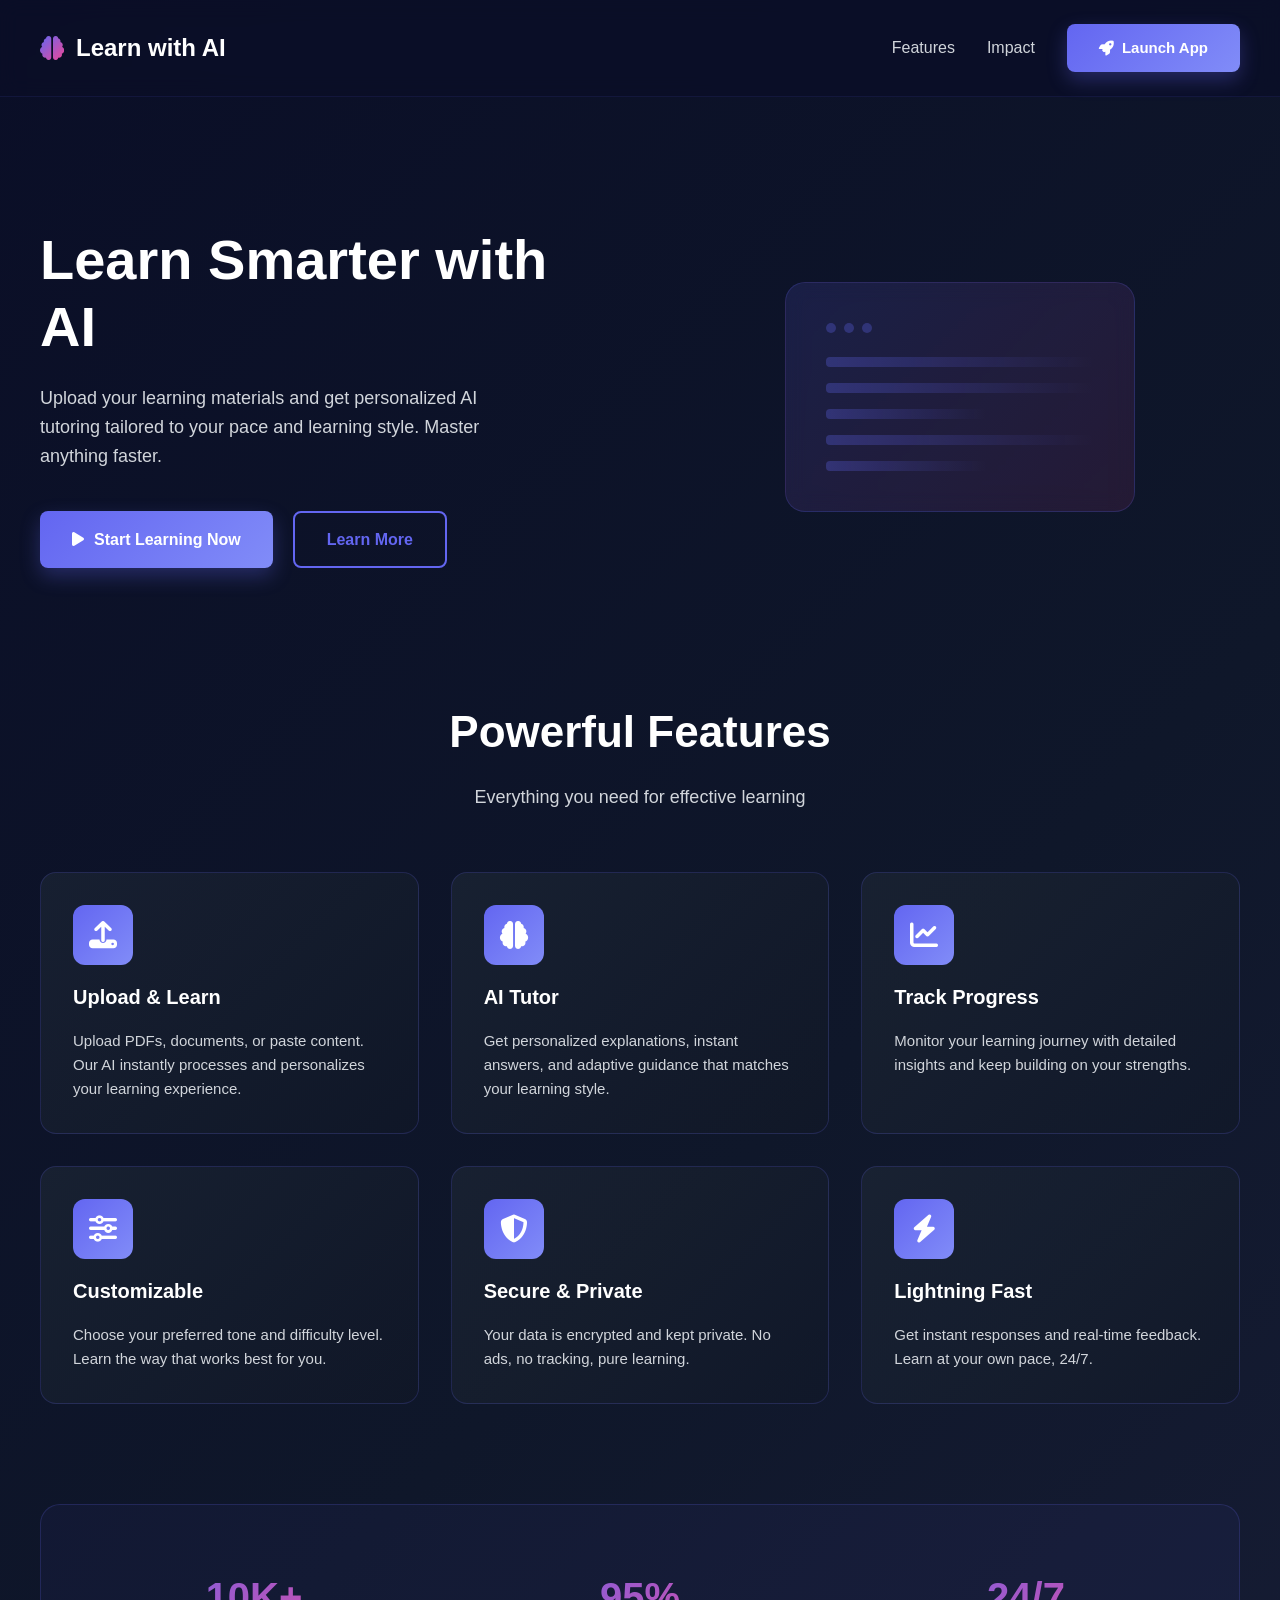
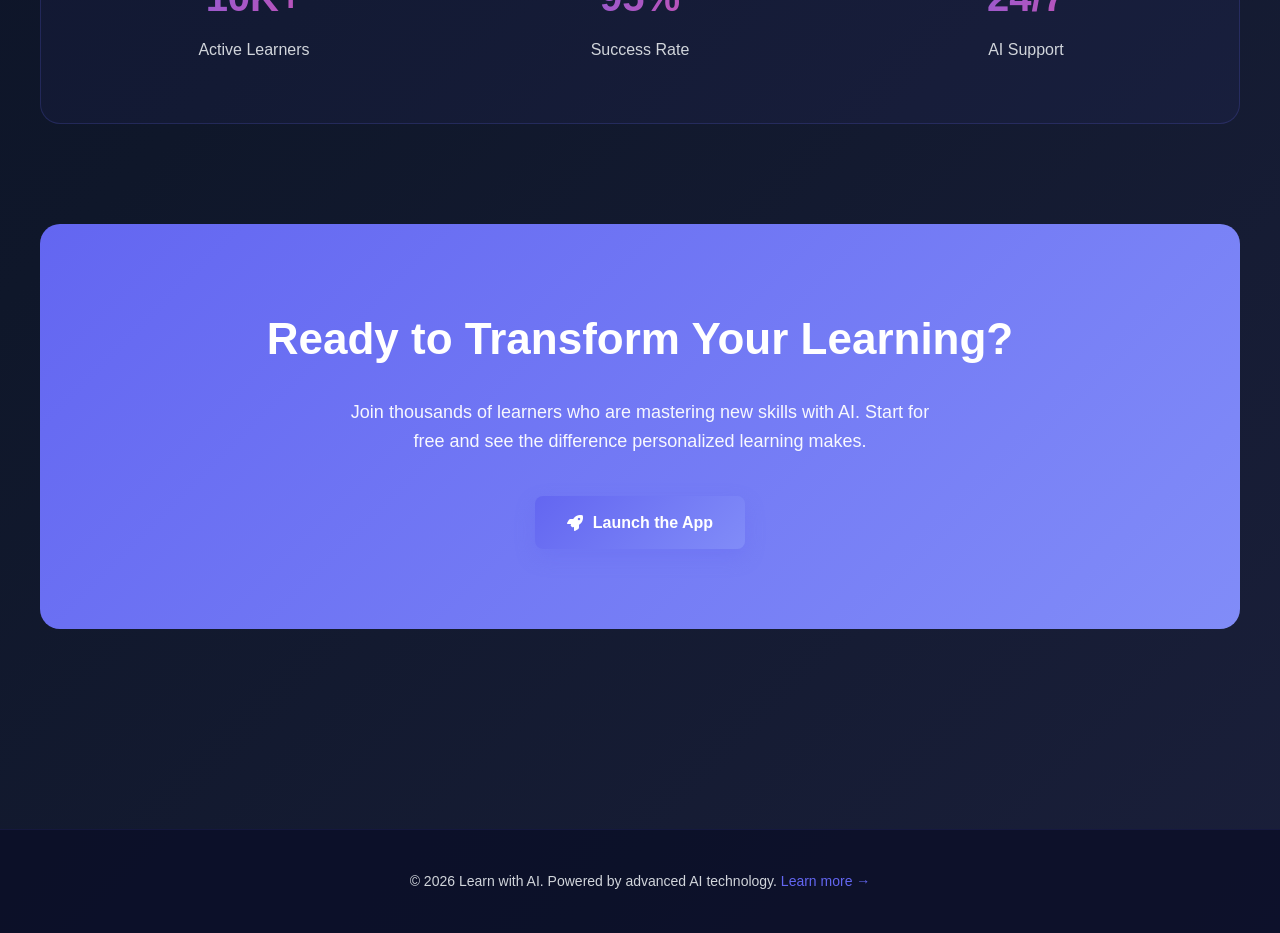
<file: templates/home.html>
<!DOCTYPE html>
<html lang="en">
<head>
    <meta charset="UTF-8">
    <meta name="viewport" content="width=device-width, initial-scale=1.0">
    <title>Learn with AI - AI-Powered Learning Assistant</title>
    <link rel="stylesheet" href="https://cdnjs.cloudflare.com/ajax/libs/font-awesome/6.4.0/css/all.min.css">
    <style>
        * {
            margin: 0;
            padding: 0;
            box-sizing: border-box;
        }

        :root {
            --primary: #6366f1;
            --secondary: #ec4899;
            --dark-bg: #0a0e27;
            --light-bg: #111827;
            --text-white: #ffffff;
            --text-gray: #d1d5db;
        }

        body {
            font-family: -apple-system, BlinkMacSystemFont, 'Segoe UI', 'Roboto', 'Oxygen', sans-serif;
            background: linear-gradient(135deg, var(--dark-bg) 0%, #0f172a 50%, #1a1f3a 100%);
            color: var(--text-white);
            line-height: 1.6;
            min-height: 100vh;
            display: flex;
            flex-direction: column;
        }

        /* Header & Navigation */
        header {
            padding: 24px 40px;
            border-bottom: 1px solid rgba(99, 102, 241, 0.1);
            background: rgba(10, 14, 39, 0.8);
            backdrop-filter: blur(10px);
        }

        .header-content {
            max-width: 1400px;
            margin: 0 auto;
            display: flex;
            justify-content: space-between;
            align-items: center;
        }

        .logo {
            display: flex;
            align-items: center;
            gap: 12px;
            font-size: 24px;
            font-weight: 800;
            text-decoration: none;
            color: var(--text-white);
        }

        .logo i {
            background: linear-gradient(135deg, var(--primary), var(--secondary));
            -webkit-background-clip: text;
            -webkit-text-fill-color: transparent;
            background-clip: text;
        }

        .nav-links {
            display: flex;
            gap: 32px;
            align-items: center;
        }

        .nav-link {
            color: var(--text-gray);
            text-decoration: none;
            font-weight: 500;
            transition: all 0.3s ease;
        }

        .nav-link:hover {
            color: var(--primary);
        }

        .cta-btn {
            background: linear-gradient(135deg, var(--primary), #818cf8);
            color: var(--text-white);
            padding: 12px 32px;
            border: none;
            border-radius: 8px;
            font-weight: 600;
            font-size: 15px;
            cursor: pointer;
            text-decoration: none;
            display: inline-flex;
            align-items: center;
            gap: 8px;
            transition: all 0.3s ease;
            box-shadow: 0 8px 20px rgba(99, 102, 241, 0.3);
        }

        .cta-btn:hover {
            transform: translateY(-2px);
            box-shadow: 0 12px 28px rgba(99, 102, 241, 0.4);
        }

        /* Main Content */
        main {
            flex: 1;
            max-width: 1400px;
            margin: 0 auto;
            padding: 100px 40px;
            width: 100%;
        }

        .hero {
            display: grid;
            grid-template-columns: 1fr 1fr;
            gap: 80px;
            align-items: center;
            margin-bottom: 100px;
        }

        .hero-content h1 {
            font-size: 56px;
            font-weight: 900;
            line-height: 1.2;
            margin-bottom: 24px;
        }

        .hero-content p {
            font-size: 18px;
            color: var(--text-gray);
            margin-bottom: 40px;
            line-height: 1.6;
            max-width: 500px;
        }

        .hero-buttons {
            display: flex;
            gap: 20px;
            flex-wrap: wrap;
        }

        .btn {
            padding: 14px 32px;
            border: none;
            border-radius: 8px;
            font-size: 16px;
            font-weight: 600;
            cursor: pointer;
            transition: all 0.3s ease;
            display: inline-flex;
            align-items: center;
            gap: 10px;
            text-decoration: none;
        }

        .btn-primary {
            background: linear-gradient(135deg, var(--primary), #818cf8);
            color: var(--text-white);
            box-shadow: 0 8px 20px rgba(99, 102, 241, 0.3);
        }

        .btn-primary:hover {
            transform: translateY(-2px);
            box-shadow: 0 12px 28px rgba(99, 102, 241, 0.4);
        }

        .btn-secondary {
            background: transparent;
            color: var(--primary);
            border: 2px solid var(--primary);
        }

        .btn-secondary:hover {
            background: rgba(99, 102, 241, 0.1);
            border-color: #818cf8;
        }

        .hero-visual {
            display: flex;
            align-items: center;
            justify-content: center;
            position: relative;
            height: 400px;
        }

        .visual-card {
            background: linear-gradient(135deg, rgba(99, 102, 241, 0.15) 0%, rgba(236, 72, 153, 0.1) 100%);
            border: 1px solid rgba(99, 102, 241, 0.2);
            border-radius: 20px;
            padding: 40px;
            width: 100%;
            max-width: 350px;
            backdrop-filter: blur(10px);
        }

        .visual-header {
            display: flex;
            gap: 8px;
            margin-bottom: 24px;
        }

        .visual-dot {
            width: 10px;
            height: 10px;
            border-radius: 50%;
            background: rgba(99, 102, 241, 0.3);
        }

        .visual-body {
            display: flex;
            flex-direction: column;
            gap: 16px;
        }

        .visual-line {
            height: 10px;
            background: linear-gradient(90deg, rgba(99, 102, 241, 0.3) 0%, transparent 100%);
            border-radius: 4px;
        }

        .visual-line.short {
            width: 60%;
        }

        /* Features Section */
        .features {
            margin-bottom: 100px;
        }

        .section-title {
            text-align: center;
            margin-bottom: 60px;
        }

        .section-title h2 {
            font-size: 44px;
            font-weight: 900;
            margin-bottom: 16px;
        }

        .section-title p {
            font-size: 18px;
            color: var(--text-gray);
        }

        .features-grid {
            display: grid;
            grid-template-columns: repeat(auto-fit, minmax(280px, 1fr));
            gap: 32px;
        }

        .feature-card {
            background: linear-gradient(135deg, rgba(31, 41, 55, 0.6) 0%, rgba(17, 24, 39, 0.6) 100%);
            border: 1px solid rgba(99, 102, 241, 0.2);
            border-radius: 16px;
            padding: 32px;
            display: flex;
            flex-direction: column;
            gap: 16px;
            transition: all 0.3s ease;
        }

        .feature-card:hover {
            transform: translateY(-8px);
            border-color: rgba(99, 102, 241, 0.4);
            background: linear-gradient(135deg, rgba(99, 102, 241, 0.1) 0%, rgba(236, 72, 153, 0.05) 100%);
        }

        .feature-icon {
            width: 60px;
            height: 60px;
            background: linear-gradient(135deg, var(--primary), #818cf8);
            border-radius: 12px;
            display: flex;
            align-items: center;
            justify-content: center;
            font-size: 28px;
            color: var(--text-white);
        }

        .feature-card h3 {
            font-size: 20px;
            font-weight: 700;
            margin: 0;
        }

        .feature-card p {
            font-size: 15px;
            color: var(--text-gray);
            margin: 0;
            line-height: 1.6;
        }

        /* Stats Section */
        .stats {
            background: rgba(99, 102, 241, 0.05);
            border: 1px solid rgba(99, 102, 241, 0.2);
            border-radius: 20px;
            padding: 60px 40px;
            margin-bottom: 100px;
        }

        .stats-grid {
            display: grid;
            grid-template-columns: repeat(auto-fit, minmax(200px, 1fr));
            gap: 40px;
        }

        .stat-item {
            text-align: center;
        }

        .stat-value {
            font-size: 40px;
            font-weight: 900;
            background: linear-gradient(135deg, var(--primary), var(--secondary));
            -webkit-background-clip: text;
            -webkit-text-fill-color: transparent;
            background-clip: text;
            margin-bottom: 8px;
        }

        .stat-label {
            font-size: 16px;
            color: var(--text-gray);
            font-weight: 500;
        }

        /* CTA Section */
        .cta-section {
            background: linear-gradient(135deg, var(--primary) 0%, #818cf8 100%);
            border-radius: 20px;
            padding: 80px 40px;
            text-align: center;
            margin-bottom: 100px;
        }

        .cta-section h2 {
            font-size: 44px;
            font-weight: 900;
            margin-bottom: 24px;
        }

        .cta-section p {
            font-size: 18px;
            margin-bottom: 40px;
            opacity: 0.95;
            max-width: 600px;
            margin-left: auto;
            margin-right: auto;
        }

        /* Footer */
        footer {
            background: rgba(10, 14, 39, 0.8);
            border-top: 1px solid rgba(99, 102, 241, 0.1);
            padding: 40px;
            text-align: center;
            color: var(--text-gray);
            font-size: 14px;
        }

        /* Responsive */
        @media (max-width: 1024px) {
            .hero {
                grid-template-columns: 1fr;
                gap: 60px;
                margin-bottom: 60px;
            }

            .hero-content h1 {
                font-size: 42px;
            }

            .section-title h2 {
                font-size: 36px;
            }

            .cta-section {
                padding: 60px 30px;
            }

            main {
                padding: 60px 30px;
            }

            header {
                padding: 20px 30px;
            }
        }

        @media (max-width: 768px) {
            .header-content {
                flex-wrap: wrap;
                gap: 20px;
            }

            .nav-links {
                gap: 16px;
                flex-direction: column;
                width: 100%;
            }

            .hero {
                margin-bottom: 40px;
            }

            .hero-content h1 {
                font-size: 32px;
            }

            .hero-content p {
                font-size: 16px;
            }

            .hero-buttons {
                flex-direction: column;
            }

            .btn {
                width: 100%;
                justify-content: center;
            }

            .hero-visual {
                height: 300px;
            }

            .section-title h2 {
                font-size: 28px;
            }

            main {
                padding: 40px 20px;
            }

            .features {
                margin-bottom: 60px;
            }

            .stats {
                padding: 40px 20px;
                margin-bottom: 60px;
            }

            .cta-section {
                padding: 40px 20px;
                margin-bottom: 60px;
                border-radius: 12px;
            }

            .cta-section h2 {
                font-size: 28px;
            }
        }

        @media (max-width: 480px) {
            header {
                padding: 16px;
            }

            .logo {
                font-size: 20px;
            }

            .nav-link {
                font-size: 14px;
            }

            .hero-content h1 {
                font-size: 24px;
            }

            .hero-content p {
                font-size: 14px;
            }

            .section-title h2 {
                font-size: 24px;
            }

            .section-title p {
                font-size: 14px;
            }

            .feature-card {
                padding: 24px;
            }

            .feature-icon {
                width: 48px;
                height: 48px;
                font-size: 24px;
            }

            .feature-card h3 {
                font-size: 18px;
            }

            .feature-card p {
                font-size: 13px;
            }

            .stat-value {
                font-size: 32px;
            }

            main {
                padding: 30px 16px;
            }
        }
    </style>
</head>
<body>
    <!-- Header -->
    <header>
        <div class="header-content">
            <a href="/" class="logo">
                <i class="fas fa-brain"></i>
                <span>Learn with AI</span>
            </a>

            <nav class="nav-links">
                <a href="#features" class="nav-link">Features</a>
                <a href="#stats" class="nav-link">Impact</a>
                <a href="/app" class="cta-btn">
                    <i class="fas fa-rocket"></i>
                    Launch App
                </a>
            </nav>
        </div>
    </header>

    <!-- Main Content -->
    <main>
        <!-- Hero Section -->
        <section class="hero">
            <div class="hero-content">
                <h1>
                    Learn Smarter with AI
                    <i class="fas fa-sparkles" style="color: var(--secondary);"></i>
                </h1>
                <p>Upload your learning materials and get personalized AI tutoring tailored to your pace and learning style. Master anything faster.</p>

                <div class="hero-buttons">
                    <a href="/app" class="btn btn-primary">
                        <i class="fas fa-play"></i>
                        Start Learning Now
                    </a>
                    <a href="#features" class="btn btn-secondary">
                        Learn More
                    </a>
                </div>
            </div>

            <div class="hero-visual">
                <div class="visual-card">
                    <div class="visual-header">
                        <div class="visual-dot"></div>
                        <div class="visual-dot"></div>
                        <div class="visual-dot"></div>
                    </div>
                    <div class="visual-body">
                        <div class="visual-line"></div>
                        <div class="visual-line"></div>
                        <div class="visual-line short"></div>
                        <div class="visual-line"></div>
                        <div class="visual-line short"></div>
                    </div>
                </div>
            </div>
        </section>

        <!-- Features Section -->
        <section id="features" class="features">
            <div class="section-title">
                <h2>Powerful Features</h2>
                <p>Everything you need for effective learning</p>
            </div>

            <div class="features-grid">
                <div class="feature-card">
                    <div class="feature-icon">
                        <i class="fas fa-upload"></i>
                    </div>
                    <h3>Upload & Learn</h3>
                    <p>Upload PDFs, documents, or paste content. Our AI instantly processes and personalizes your learning experience.</p>
                </div>

                <div class="feature-card">
                    <div class="feature-icon">
                        <i class="fas fa-brain"></i>
                    </div>
                    <h3>AI Tutor</h3>
                    <p>Get personalized explanations, instant answers, and adaptive guidance that matches your learning style.</p>
                </div>

                <div class="feature-card">
                    <div class="feature-icon">
                        <i class="fas fa-chart-line"></i>
                    </div>
                    <h3>Track Progress</h3>
                    <p>Monitor your learning journey with detailed insights and keep building on your strengths.</p>
                </div>

                <div class="feature-card">
                    <div class="feature-icon">
                        <i class="fas fa-sliders-h"></i>
                    </div>
                    <h3>Customizable</h3>
                    <p>Choose your preferred tone and difficulty level. Learn the way that works best for you.</p>
                </div>

                <div class="feature-card">
                    <div class="feature-icon">
                        <i class="fas fa-shield-alt"></i>
                    </div>
                    <h3>Secure & Private</h3>
                    <p>Your data is encrypted and kept private. No ads, no tracking, pure learning.</p>
                </div>

                <div class="feature-card">
                    <div class="feature-icon">
                        <i class="fas fa-bolt"></i>
                    </div>
                    <h3>Lightning Fast</h3>
                    <p>Get instant responses and real-time feedback. Learn at your own pace, 24/7.</p>
                </div>
            </div>
        </section>

        <!-- Stats Section -->
        <section id="stats" class="stats">
            <div class="stats-grid">
                <div class="stat-item">
                    <div class="stat-value">10K+</div>
                    <div class="stat-label">Active Learners</div>
                </div>
                <div class="stat-item">
                    <div class="stat-value">95%</div>
                    <div class="stat-label">Success Rate</div>
                </div>
                <div class="stat-item">
                    <div class="stat-value">24/7</div>
                    <div class="stat-label">AI Support</div>
                </div>
            </div>
        </section>

        <!-- CTA Section -->
        <section class="cta-section">
            <h2>Ready to Transform Your Learning?</h2>
            <p>Join thousands of learners who are mastering new skills with AI. Start for free and see the difference personalized learning makes.</p>
            <a href="/app" class="btn btn-primary">
                <i class="fas fa-rocket"></i>
                Launch the App
            </a>
        </section>
    </main>

    <!-- Footer -->
    <footer>
        <p>&copy; 2026 Learn with AI. Powered by advanced AI technology. <a href="/" style="color: var(--primary); text-decoration: none;">Learn more →</a></p>
    </footer>

    <script>
        // Smooth scroll for anchor links
        document.querySelectorAll('a[href^="#"]').forEach(anchor => {
            anchor.addEventListener('click', function (e) {
                e.preventDefault();
                const target = document.querySelector(this.getAttribute('href'));
                if (target) {
                    target.scrollIntoView({
                        behavior: 'smooth',
                        block: 'start'
                    });
                }
            });
        });
    </script>
</body>
</html>
</file>
